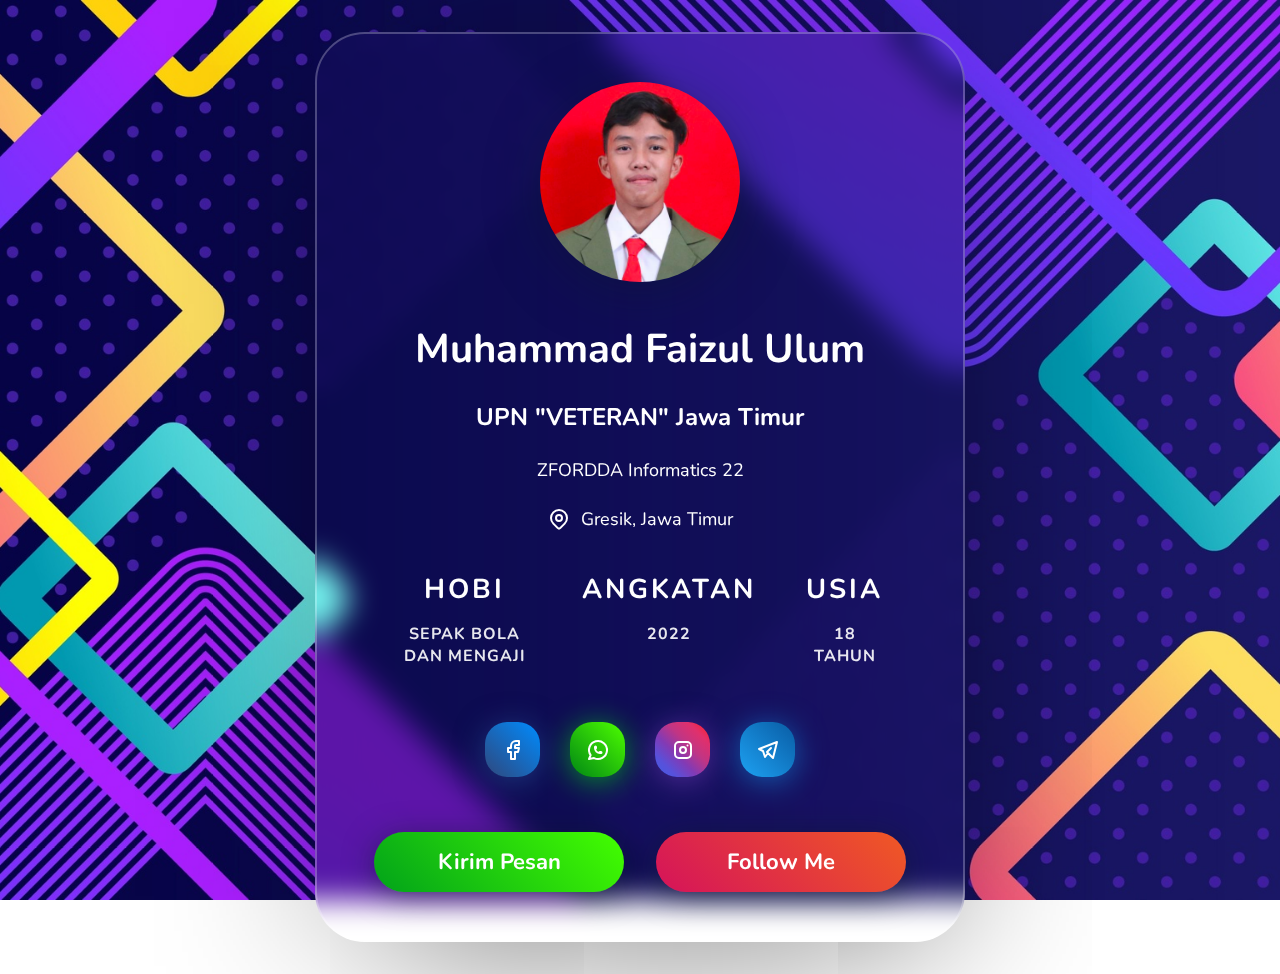
<file: profile_card/index_profile.html>
<!DOCTYPE html>
<html lang="en">

<head>
    <meta charset="UTF-8">
    <meta http-equiv="X-UA-Compatible" content="IE=edge">
    <meta name="viewport" content="width=device-width, initial-scale=1.0">
    <title>Profile Card M. Faizul Ulum</title>
    <link rel="shortcut icon" type="x-icon" href="/img/logo_f.png">
    <link rel="stylesheet" href="/profile_card/style_profile.css">
    <link rel="stylesheet" href="/profile_card/reset.css">
</head>

<body class="body">
    <div class="box">
        <span class="box__box"></span>
    <div class="profile-card">
        <figure class="profile-card__img">
            <img src="/img/foto ktm.png" alt="...">
        </figure>

        <div class="profile-card__desc">
            <h1>Muhammad Faizul Ulum</h1>
            <h2>UPN "VETERAN" Jawa Timur</h2>
            <div>ZFORDDA Informatics 22</div>
            <div style="display: flex;align-items:center;gap:10px;justify-content: center;">
                <svg xmlns="http://www.w3.org/2000/svg" class="icon icon-tabler icon-tabler-map-pin" width="24"
                    height="24" viewBox="0 0 24 24" stroke-width="2" stroke="currentColor" fill="none"
                    stroke-linecap="round" stroke-linejoin="round">
                    <path stroke="none" d="M0 0h24v24H0z" fill="none"></path>
                    <circle cx="12" cy="11" r="3"></circle>
                    <path d="M17.657 16.657l-4.243 4.243a2 2 0 0 1 -2.827 0l-4.244 -4.243a8 8 0 1 1 11.314 0z"></path>
                </svg>
                <span>Gresik, Jawa Timur</span>
            </div>
        </div>

        <div class="profile-card__info">
            <div>
                <div>HOBI</div>
                <div>SEPAK BOLA dan mengaji</div>
            </div>
            <div>
            <div>Angkatan</div>
            <div>2022</div>
            </div>
            <div>
                <div>USIA</div>
                <div>18 TAHUN</div>
            </div>
        </div>

        <div class="profile-card__social">
            <a href="https://www.facebook.com/Faizululum25" class="facebook">
                <svg xmlns="http://www.w3.org/2000/svg" class="icon icon-tabler icon-tabler-brand-facebook" width="24"
                    height="24" viewBox="0 0 24 24" stroke-width="2" stroke="currentColor" fill="none"
                    stroke-linecap="round" stroke-linejoin="round">
                    <path stroke="none" d="M0 0h24v24H0z" fill="none"></path>
                    <path d="M7 10v4h3v7h4v-7h3l1 -4h-4v-2a1 1 0 0 1 1 -1h3v-4h-3a5 5 0 0 0 -5 5v2h-3"></path>
                </svg>
            </a>
            <a href="https://wa.me/message/LK7BZCX5A5LPD1?src=qr" class="whatsapp">
                <svg xmlns="http://www.w3.org/2000/svg" class="icon icon-tabler icon-tabler-brand-whatsapp" width="24"
                    height="24" viewBox="0 0 24 24" stroke-width="2" stroke="currentColor" fill="none"
                    stroke-linecap="round" stroke-linejoin="round">
                    <path stroke="none" d="M0 0h24v24H0z" fill="none"></path>
                    <path d="M3 21l1.65 -3.8a9 9 0 1 1 3.4 2.9l-5.05 .9"></path>
                    <path
                        d="M9 10a0.5 .5 0 0 0 1 0v-1a0.5 .5 0 0 0 -1 0v1a5 5 0 0 0 5 5h1a0.5 .5 0 0 0 0 -1h-1a0.5 .5 0 0 0 0 1">
                    </path>
                </svg>
            </a>
            <a href="https://www.instagram.com/faizululum_/" class="instagram">
                <svg xmlns="http://www.w3.org/2000/svg" class="icon icon-tabler icon-tabler-brand-instagram" width="24"
                    height="24" viewBox="0 0 24 24" stroke-width="2" stroke="currentColor" fill="none"
                    stroke-linecap="round" stroke-linejoin="round">
                    <path stroke="none" d="M0 0h24v24H0z" fill="none"></path>
                    <rect x="4" y="4" width="16" height="16" rx="4"></rect>
                    <circle cx="12" cy="12" r="3"></circle>
                    <line x1="16.5" y1="7.5" x2="16.5" y2="7.501"></line>
                </svg>
            </a>
            <a href="https://t.me/faizululum" class="telegram">
                <svg xmlns="http://www.w3.org/2000/svg" class="icon icon-tabler icon-tabler-brand-telegram" width="24"
                    height="24" viewBox="0 0 24 24" stroke-width="2" stroke="currentColor" fill="none"
                    stroke-linecap="round" stroke-linejoin="round">
                    <path stroke="none" d="M0 0h24v24H0z" fill="none"></path>
                    <path d="M15 10l-4 4l6 6l4 -16l-18 7l4 2l2 6l3 -4"></path>
                </svg>
            </a>
        </div>

        <div class="profile-card__actions">
            <a href="https://wa.me/message/LK7BZCX5A5LPD1?src=qr" class="green">Kirim Pesan</a>
            
            <a href="https://www.instagram.com/faizululum_/" class="orange">Follow Me</a>
        </div>
    </div>
</div>
</body>

</html>
</file>
<file: profile_card/style_profile.css>
@import url("https://fonts.googleapis.com/css2?family=Nunito:wght@300;400;500;600;700&display=swap");
body {
  font: 18px "Nunito", sans-serif;
  color: rgb(255, 255, 255);
  min-height: 100vh;
  padding: 2rem;
  display: flex;
  justify-content: center;
  align-items: center;
}
@media screen and (max-width: 576px) {
  body {
    width: 100vh;
    height: auto;
    margin: auto;
    position: absolute;
    justify-content: center;
  }
}
body::before {
  content: "";
  position: fixed;
  inset: 0;
  z-index: -1;
  pointer-events: none;
  background: url(bg.jpg) no-repeat center;
  background-size: cover;
  animation: backgroundZoomAnimate 37s forwards infinite;
}

@keyframes backgroundZoomAnimate {
  from {
    transform: scale(1);
  }
  to {
    transform: scale(1.2);
  }
}
.profile-card {
  box-shadow: 0 18px 200px -60px black;
  border-radius: 50px;
  width: 650px;
  position: relative;
  backdrop-filter: blur(15px);
  border: 2px solid rgba(255, 255, 255, 0.2509803922);
  padding: 3rem 5rem;
  display: flex;
  flex-direction: column;
  justify-content: center;
  align-items: center;
  overflow: hidden;
  gap: 40px;
}
@media screen and (max-width: 576px) {
  .profile-card {
    width: auto;
    height: auto;
    margin: auto;
    position: relative;
    justify-content: center;
  }
}
.profile-card__img img {
  margin: auto;
  width: 200px;
  height: 200px;
  border-radius: 50%;
  object-fit: cover;
  display: block;
  box-shadow: 0 10px 60px -10px rgba(13, 28, 39, 0.5);
}
.profile-card__desc {
  text-align: center;
  display: flex;
  flex-direction: column;
  gap: 25px;
}
.profile-card__desc h1 {
  font-size: 2.5rem;
  font-weight: bold;
}
.profile-card__desc h1 + div {
  font-size: 20px;
}
.profile-card__desc h2 {
  font-size: 1.5rem;
  font-weight: 700;
}
.profile-card__info {
  display: flex;
  justify-content: center;
  gap: 50px;
}
@media screen and (max-width: 576px) {
  .profile-card__info {
    gap: 30px;
  }
}
.profile-card__info > div {
  text-transform: uppercase;
  font-weight: bold;
  letter-spacing: 1px;
  text-align: center;
}
.profile-card__info > div > *:first-child {
  font-weight: bold;
  letter-spacing: 3px;
  font-size: 1.7rem;
  margin-bottom: 15px;
}
.profile-card__info > div > *:last-child {
  font-size: 16px;
  opacity: 0.9;
}
.profile-card__social {
  display: flex;
  justify-content: center;
  align-items: center;
  flex-wrap: wrap;
}
.profile-card__social a {
  display: inline-flex;
  width: 55px;
  height: 55px;
  margin: 15px;
  border-radius: 40%;
  align-items: center;
  justify-content: center;
  color: white;
  position: relative;
  flex-shrink: 0;
  transition: all 0.5s;
}
@media screen and (max-width: 768px) {
  .profile-card__social a {
    width: 50px;
    height: 50px;
    margin: 10px;
  }
  .profile-card__social a:hover {
    transform: scale(1.4) translateY(-5px);
    transition-delay: 0.1s;
  }
}
@media screen and (min-width: 768px) {
  .profile-card__social a:hover {
    transform: scale(1.4) translateY(-5px);
    transition-delay: 0.1s;
  }
}
.profile-card__social a.facebook {
  background: linear-gradient(45deg, #2f477c, #008cff);
  box-shadow: 0 4px 30px rgba(43, 98, 169, 0.5);
}
.profile-card__social a.facebook:hover {
  box-shadow: 0 7px 30px rgba(108, 172, 255, 0.678);
}
.profile-card__social a.telegram {
  background: linear-gradient(45deg, #1da1f2, #095ca4);
  box-shadow: 0 4px 30px rgba(19, 127, 212, 0.7);
}
.profile-card__social a.telegram:hover {
  box-shadow: 0 7px 30px rgba(62, 168, 255, 0.928);
}
.profile-card__social a.instagram {
  background: linear-gradient(45deg, #405de6, #5851db, #833ab4, #c13584, #e1306c, #fd1d1d);
  box-shadow: 0 4px 30px rgba(120, 64, 190, 0.6);
}
.profile-card__social a.instagram:hover {
  box-shadow: 0 4px 30px rgb(115, 1, 255);
}
.profile-card__social a.whatsapp {
  background: linear-gradient(45deg, #008614, #4dff00);
  box-shadow: 0 4px 30px rgba(6, 193, 28, 0.723);
}
.profile-card__social a.whatsapp:hover {
  box-shadow: 0 7px 30px rgba(1, 255, 31, 0.762);
}
.profile-card__actions {
  display: flex;
  align-items: center;
  justify-content: center;
  gap: 2rem;
}
@media screen and (max-width: 576px) {
  .profile-card__actions {
    flex-direction: column;
    gap: 1.5rem;
  }
}
.profile-card__actions > a {
  font-weight: bold;
  font-size: 22px;
  padding: 15px 0;
  min-width: 250px;
  text-align: center;
  border-radius: 50px;
  color: white;
  cursor: pointer;
  transition: all 0.5s;
}
@media screen and (max-width: 768px) {
  .profile-card__actions > a {
    min-width: 170px;
  }
}
@media screen and (max-width: 576px) {
  .profile-card__actions > a {
    min-width: inherit;
    width: 150%;
    max-width: 400px;
  }
}
@media screen and (max-width: 576px) {
  .profile-card__actions > a:hover {
    transform: scale(1.1) translateY(-5px);
  }
}
.profile-card__actions > a.green {
  background: linear-gradient(45deg, #01a21a, #44ff00);
  box-shadow: 0 4px 30px rgba(13, 28, 39, 0.5);
}
.profile-card__actions > a.green:hover {
  box-shadow: 0 7px 30px rgba(102, 255, 1, 0.878);
  letter-spacing: 3px;
  transform: scale(1.2) translateY(-5px);
  transition-delay: 0.1s;
}
.profile-card__actions > a.orange {
  background: linear-gradient(45deg, #d5135a, #f05924);
  box-shadow: 0 4px 30px rgba(13, 28, 39, 0.5);
}
.profile-card__actions > a.orange:hover {
  box-shadow: 0 7px 30px rgba(223, 45, 70, 0.75);
  letter-spacing: 3px;
  transform: scale(1.2) translateY(-5px);
  transition-delay: 0.1s;
}/*# sourceMappingURL=style.css.map */
</file>
